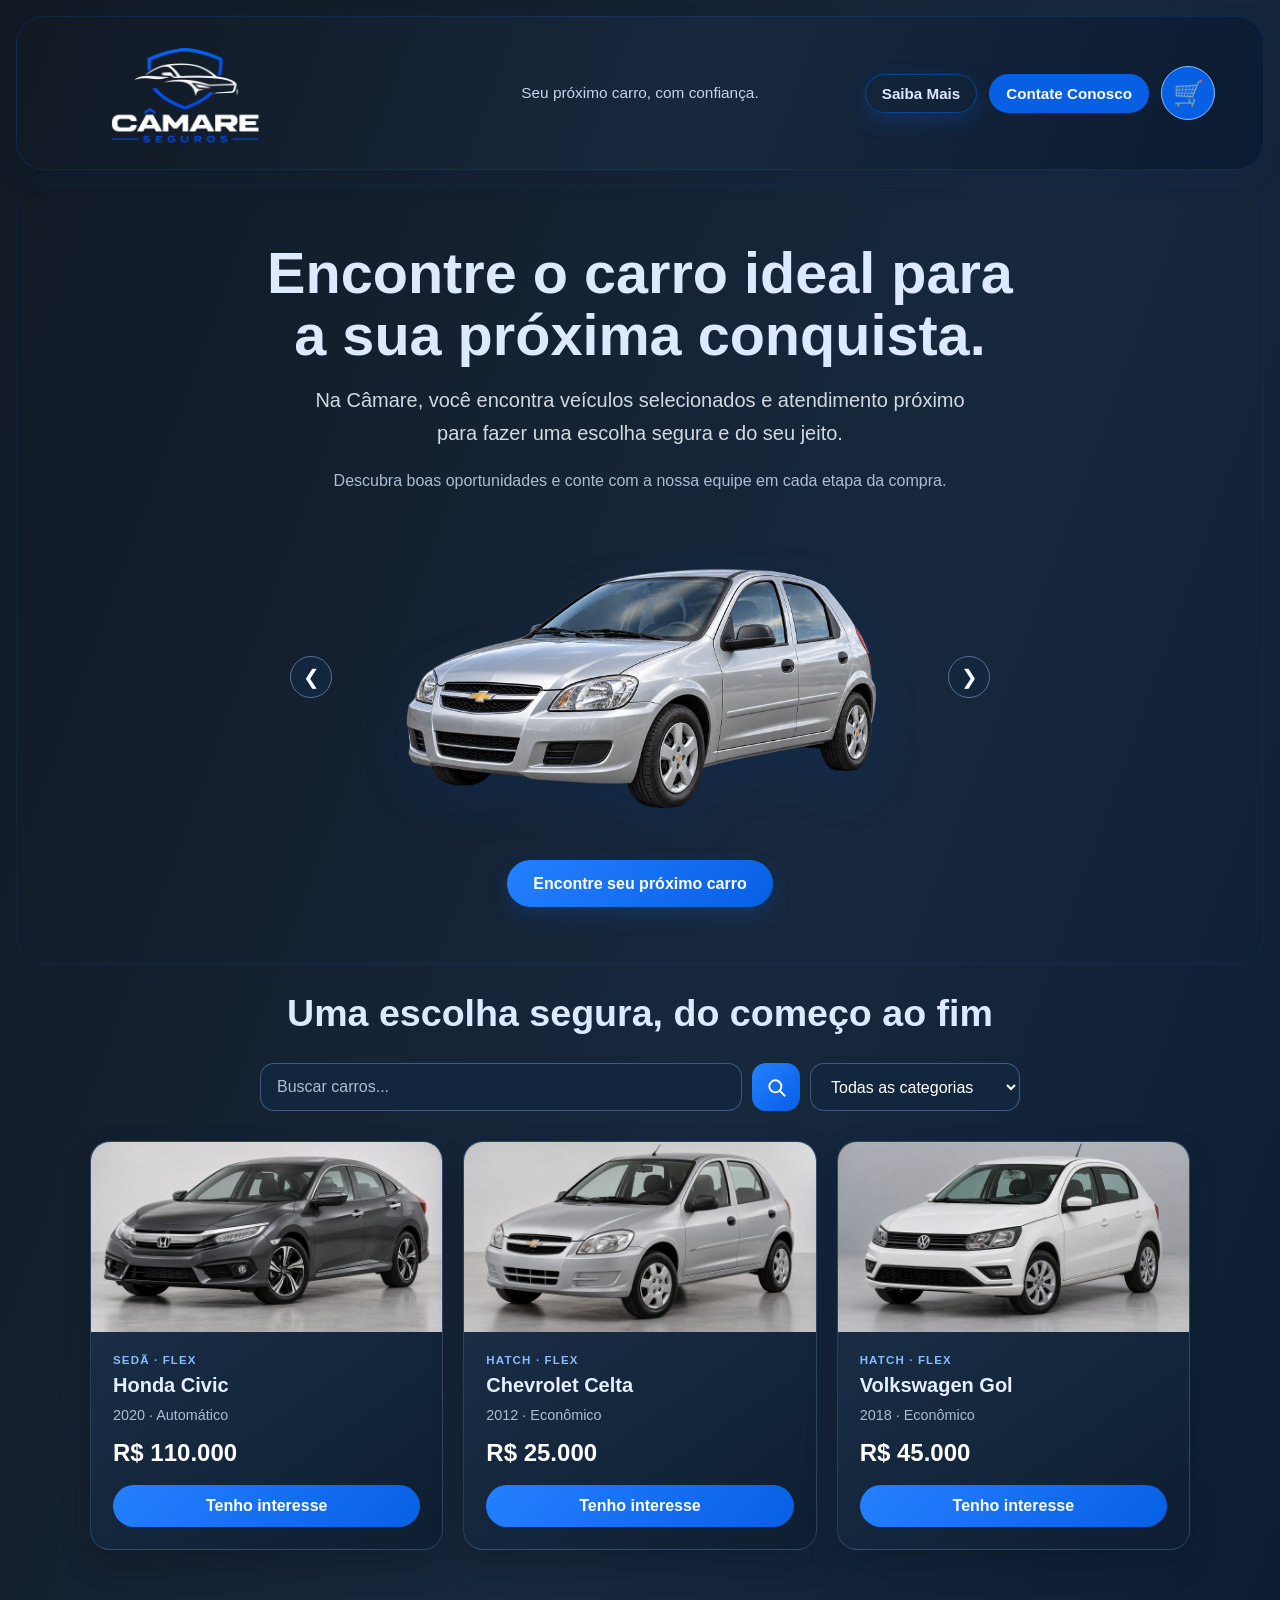
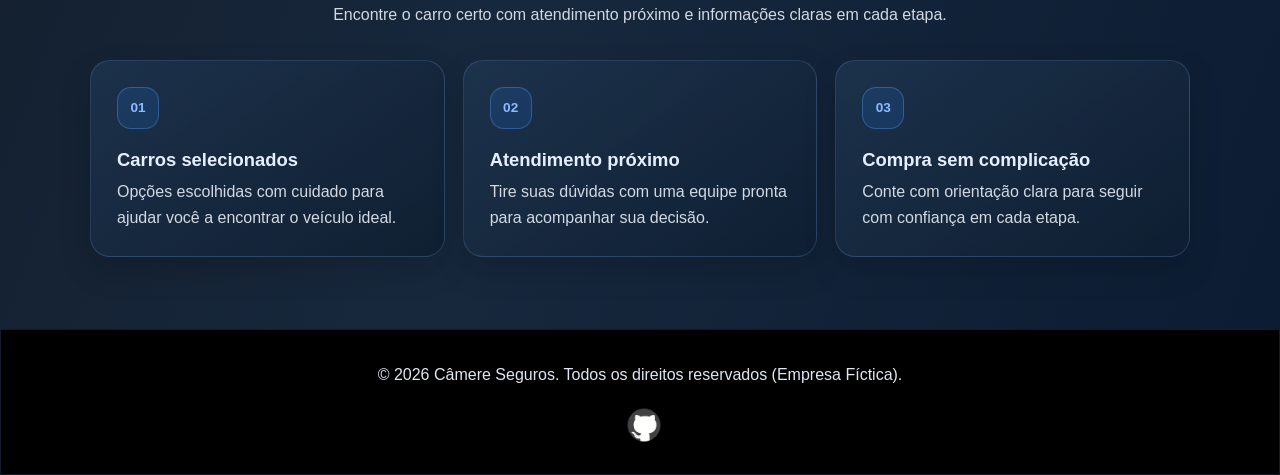
<file: site/index.html>
﻿<!DOCTYPE html>
<html lang="pt-br">
<head>
    <meta charset="UTF-8">
    <meta name="viewport" content="width=device-width, initial-scale=1.0">
    <link rel="stylesheet" href="/site/styles.css">
    <link rel="stylesheet" href="../compra/carrinho.css">
    <script src="../compra/compra.js" defer></script>
    <script src="carrossel.js" defer></script>
    <script src="script.js" defer></script>
    <!--icone do site-->
    <link rel="icon" type="image/png" href="/site/assents/imagens/7bd2384f-269c-4f12-944d-944b6034e9fe.png">
    <title>Câmere Seguros</title>
</head>
<body>
    <!-- Cabeçalho / Informações acima do site. -->
<header class="cabecalho">
    <nav>
        <img src="/site/assents/imagens/7bd2384f-269c-4f12-944d-944b6034e9fe.png" alt="Câmera Seguros" id="logo-inicial">
        <p class="frase-cabecalho">Seu próximo carro, com confiança.</p>
        <div class="acoes-cabecalho">
        <a class="saiba-mais" href="#informacoes-titulo">Saiba Mais</a>
        <button class="contate-conosco" id="abrir-contato" type="button">Contate Conosco</button>
        <button class="botao-carrinho" id="abrir-carrinho" type="button" aria-label="Abrir carrinho, 0 itens">
                <span aria-hidden="true">🛒</span>
                <span id="quantidade-carrinho" hidden>0</span>
            </button>
        </div>
    </nav>
</header>
<main>
    <section class="container-principal parte-principal">
        <h2>Encontre o carro ideal para a sua próxima conquista.</h2>
        <p>Na Câmare, você encontra veículos selecionados e atendimento próximo para fazer uma escolha segura e do seu jeito.</p>
        <span>Descubra boas oportunidades e conte com a nossa equipe em cada etapa da compra.</span>
        <!-- Um carro por vez, usando as setas para trocar -->
        <div class="carrossel" role="region" aria-label="Modelos de carros">
            <div class="fotos-carros">
                <img src="assents/imagens/celta-inicio.png" alt="Chevrolet Celta prata, imagem ilustrativa" class="foto-inicio">
                <img src="assents/imagens/civic-inicio.png" alt="Honda Civic cinza, imagem ilustrativa" class="foto-inicio" hidden>
                <img src="assents/imagens/gol-inicio.png" alt="Volkswagen Gol branco, imagem ilustrativa" class="foto-inicio" hidden>
            </div>
            <div class="botoes-carrossel">
                <button type="button" id="carro-anterior" aria-label="Carro anterior">❮</button>
                <button type="button" id="proximo-carro" aria-label="Próximo carro">❯</button>
            </div>
        </div>
        <a class="saiba-mais" href="../compra/compra.html">Encontre seu próximo carro</a>
    </section>
<!-- Informações abaixo -->
</main>

<section class="secao-informacoes" aria-labelledby="informacoes-titulo">
    <h2 class="informacoes-titulo" id="informacoes-titulo">Uma escolha segura, do começo ao fim</h2>
    <form class="controles-produtos" id="form-busca-produtos" role="search">
        <label class="busca-produtos" for="busca-produtos">
            <span class="visualmente-oculto">Buscar carro por nome, categoria ou preço</span>
            <input id="busca-produtos" name="busca" type="search" placeholder="Buscar carros..." autocomplete="off">
        </label>
        <button class="botao-busca" type="submit" aria-label="Buscar produtos">
            <svg viewBox="0 0 24 24" aria-hidden="true"><circle cx="10.8" cy="10.8" r="6.3"></circle><path d="m15.5 15.5 5 5"></path></svg>
        </button>
        <label class="filtro-produtos" for="filtro-categoria">
            <span class="visualmente-oculto">Filtrar por categoria</span>
            <select id="filtro-categoria" name="categoria">
                <option value="todos">Todas as categorias</option>
                <option value="sedan">Sedãs</option>
                <option value="hatch">Hatches</option>
            </select>
        </label>
    </form>
    <div class="lista-carros" aria-label="Carros disponíveis para compra">
        <article class="card-carro" data-categoria="sedan">
            <img src="../compra/imagens/civic.png" alt="Honda Civic cinza" class="imagem-carro">
            <div class="card-carro-info"><p class="categoria-carro">SEDÃ · FLEX</p><h3>Honda Civic</h3><p class="detalhes-carro">2020 · Automático</p><p class="preco-carro">R$ 110.000</p><button class="btn-interesse" type="button" data-carro="Honda Civic">Tenho interesse</button></div>
        </article>
        <article class="card-carro" data-categoria="hatch">
            <img src="../compra/imagens/celta.png" alt="Chevrolet Celta prata" class="imagem-carro">
            <div class="card-carro-info"><p class="categoria-carro">HATCH · FLEX</p><h3>Chevrolet Celta</h3><p class="detalhes-carro">2012 · Econômico</p><p class="preco-carro">R$ 25.000</p><button class="btn-interesse" type="button" data-carro="Chevrolet Celta">Tenho interesse</button></div>
        </article>
        <article class="card-carro" data-categoria="hatch">
            <img src="../compra/imagens/gol.png" alt="Volkswagen Gol branco" class="imagem-carro">
            <div class="card-carro-info"><p class="categoria-carro">HATCH · FLEX</p><h3>Volkswagen Gol</h3><p class="detalhes-carro">2018 · Econômico</p><p class="preco-carro">R$ 45.000</p><button class="btn-interesse" type="button" data-carro="Volkswagen Gol">Tenho interesse</button></div>
        </article>
    </div>
    <p class="nenhum-produto" id="nenhum-produto" role="status" hidden>Nenhum carro encontrado. Tente outra busca ou categoria.</p>
    <p class="informacoes-intro">Encontre o carro certo com atendimento próximo e informações claras em cada etapa.</p>
    <div class="container-informacoes">
        <article class="card-informacao"><span class="icone-informacao">01</span><h3>Carros selecionados</h3><p>Opções escolhidas com cuidado para ajudar você a encontrar o veículo ideal.</p></article>
        <article class="card-informacao"><span class="icone-informacao">02</span><h3>Atendimento próximo</h3><p>Tire suas dúvidas com uma equipe pronta para acompanhar sua decisão.</p></article>
        <article class="card-informacao"><span class="icone-informacao">03</span><h3>Compra sem complicação</h3><p>Conte com orientação clara para seguir com confiança em cada etapa.</p></article>
    </div>
</section>
<!-- Rodapé do site -->
<footer class="rodape">
    <p>© 2026 Câmere Seguros. Todos os direitos reservados (Empresa Fíctica).</p>
    <a href="https://github.com/Mathhh1/C-mera-Seguros-Projeto" target="_blank" rel="noopener noreferrer">
       
        <img src="/site/assents/imagens/github_PNG32.png" alt="Logo do GitHub" class="logo-github">
    </a>
</footer>

<div vw class="enabled">
    <div vw-access-button class="active"></div>
    <div vw-plugin-wrapper>
        <div class="vw-plugin-top-wrapper"></div>
    </div>
</div>
<!--Libras do governo. Semelhante ao projeto de desenvolvimento web-->
<script src="https://vlibras.gov.br/app/vlibras-plugin.js"></script>
<script>
    new window.VLibras.Widget("https://vlibras.gov.br/app");
</script>
<dialog id="modal-contato" class="modal-contato" aria-labelledby="titulo-contato">
    <form class="form-contato" id="form-contato">
        <p class="contato-eyebrow">ATENDIMENTO CÂMERE</p><h3 id="titulo-contato">Vamos conversar?</h3>
        <p class="contato-descricao">Envie sua mensagem. Nossa equipe entrará em contato com você.</p>
        <label for="contato-nome">Seu nome</label><input id="contato-nome" name="nome" autocomplete="name" required>
        <label for="contato-email">E-mail</label><input id="contato-email" name="email" type="email" autocomplete="email" required>
        <label for="contato-mensagem">Como podemos ajudar?</label><textarea id="contato-mensagem" name="mensagem" rows="4" required></textarea>
        <div class="botoes-form"><button type="button" id="fechar-contato" class="btn-cancelar">Cancelar</button><button type="submit" class="btn-enviar">Enviar mensagem</button></div>
    </form>
</dialog>
<dialog id="modal-interesse" class="modal-interesse" aria-labelledby="titulo-interesse">
    <form class="form-interesse" id="form-interesse">
        <h3 id="titulo-interesse">Tenho interesse neste carro</h3>
        <label for="interesse-nome">Nome</label><input type="text" id="interesse-nome" name="nome" autocomplete="name" required>
        <label for="interesse-email">E-mail</label><input type="email" id="interesse-email" name="email" autocomplete="email" required>
        <label for="interesse-telefone">Telefone</label><input type="tel" id="interesse-telefone" name="telefone" autocomplete="tel" placeholder="(00) 00000-0000">
        <label for="interesse-assunto">Assunto</label>
        <select id="interesse-assunto" name="assunto"><option value="duvida">Dúvida</option><option value="orcamento">Orçamento</option><option value="outro">Outro</option></select>
        <label for="interesse-mensagem">Mensagem</label><textarea id="interesse-mensagem" name="mensagem" rows="4" required></textarea>
        <div class="botoes-form"><button type="button" id="fechar-interesse" class="btn-cancelar">Cancelar</button><button type="submit" class="btn-enviar">Enviar</button></div>
    </form>
</dialog>
<dialog class="carrinho" id="meu-carrinho" aria-labelledby="titulo-carrinho">
    <button class="botao-limpar fechar-carrinho" id="fechar-carrinho" type="button">Fechar</button>
    <h2 id="titulo-carrinho">Meu carrinho</h2>
    <p id="carrinho-vazio">Seu carrinho está vazio.</p>
    <ul id="lista-carrinho"></ul>
    <p id="total" aria-live="polite">Total: R$ 0,00</p>
    <button class="botao-limpar" id="limpar-carrinho" type="button">Limpar carrinho</button>
    <p><a class="saiba-mais" href="../compra/compra.html?carrinho=aberto">Ir para compra</a></p>
    <p id="mensagem-compra" role="status"></p>
</dialog>
</body>
</html>
</file>
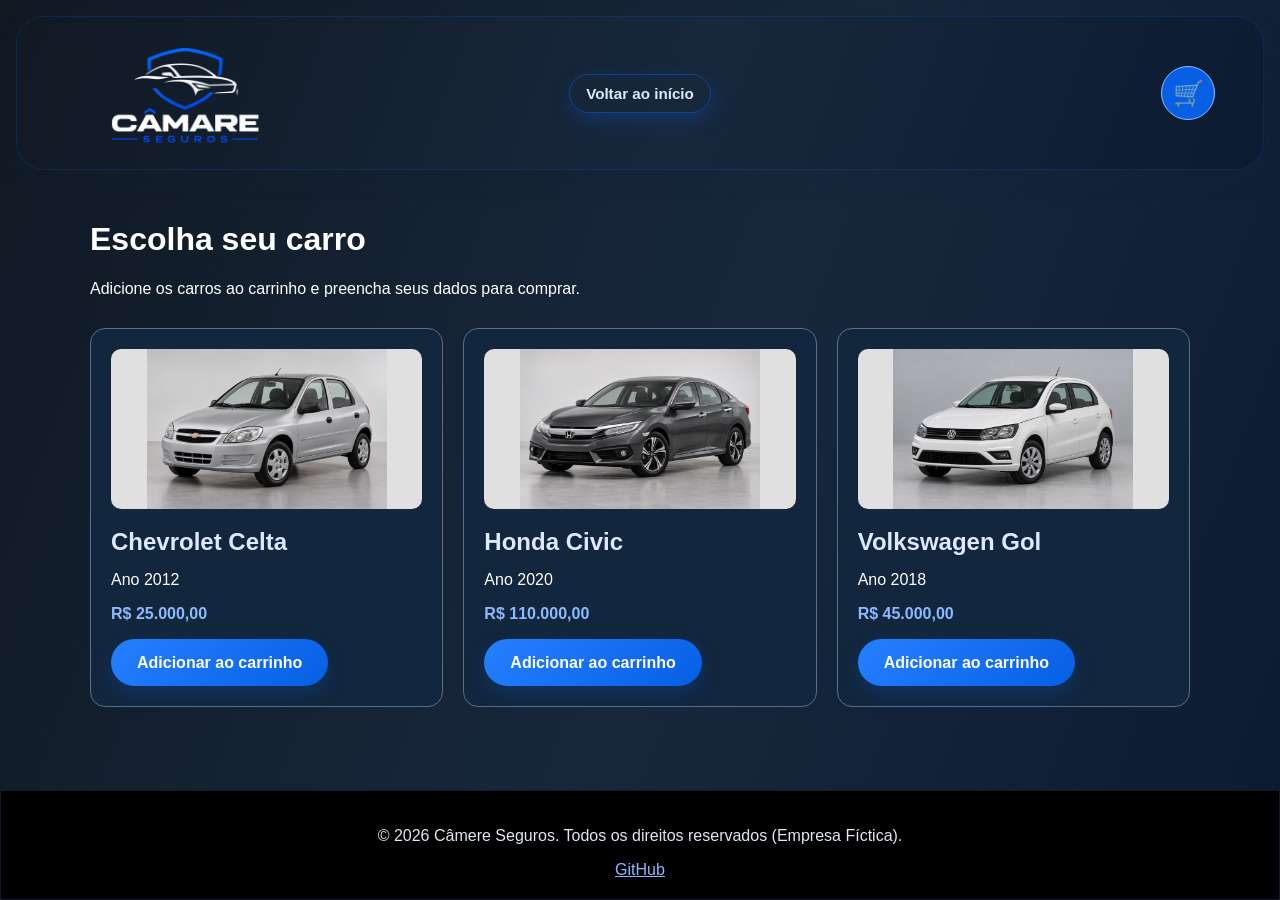
<file: compra/compra.html>
﻿<!DOCTYPE html>
<html lang="pt-br">
<head>
    <meta charset="UTF-8">
    <meta name="viewport" content="width=device-width, initial-scale=1.0">
    <link rel="stylesheet" href="../site/styles.css">
    <link rel="stylesheet" href="compra.css">
    <link rel="stylesheet" href="carrinho.css">
    <script src="compra.js" defer></script>
    <title>Compra de carros | Câmera Seguros</title>
</head>
<body>
    <header class="cabecalho">
        <nav>
            <a href="../site/index.html">
                <img src="../site/assents/imagens/7bd2384f-269c-4f12-944d-944b6034e9fe.png" alt="Câmera Seguros" id="logo-inicial">
            </a>
            <a class="saiba-mais" href="../site/index.html">Voltar ao início</a>
            <button class="botao-carrinho" id="abrir-carrinho" type="button" aria-label="Abrir carrinho, 0 itens">
                <span aria-hidden="true">🛒</span>
                <span id="quantidade-carrinho" hidden>0</span>
            </button>
        </nav>
    </header>

    <main class="parte-compra">
        <h1>Escolha seu carro</h1>
        <p>Adicione os carros ao carrinho e preencha seus dados para comprar.</p>

        <!-- Cada botão chama a função que coloca o veículo no carrinho. -->
        <section class="carros" aria-label="Carros disponíveis">
            <div class="carro">
                <img src="imagens/celta.png" alt="Imagem ilustrativa de um Chevrolet Celta prata">
                <h2>Chevrolet Celta</h2>
                <p>Ano 2012</p>
                <p class="preco">R$ 25.000,00</p>
                <button class="saiba-mais" type="button" onclick="adicionarAoCarrinho('Chevrolet Celta', 25000)">Adicionar ao carrinho</button>
            </div>

            <div class="carro">
                <img src="imagens/civic.png" alt="Imagem ilustrativa de um Honda Civic cinza">
                <h2>Honda Civic</h2>
                <p>Ano 2020</p>
                <p class="preco">R$ 110.000,00</p>
                <button class="saiba-mais" type="button" onclick="adicionarAoCarrinho('Honda Civic', 110000)">Adicionar ao carrinho</button>
            </div>

            <div class="carro">
                <img src="imagens/gol.png" alt="Imagem ilustrativa de um Volkswagen Gol branco">
                <h2>Volkswagen Gol</h2>
                <p>Ano 2018</p>
                <p class="preco">R$ 45.000,00</p>
                <button class="saiba-mais" type="button" onclick="adicionarAoCarrinho('Volkswagen Gol', 45000)">Adicionar ao carrinho</button>
            </div>
        </section>

        <dialog class="carrinho" id="meu-carrinho" aria-labelledby="titulo-carrinho">
            <button class="botao-limpar fechar-carrinho" id="fechar-carrinho" type="button">Fechar</button>
            <h2 id="titulo-carrinho">Meu carrinho</h2>
            <p id="carrinho-vazio">Seu carrinho está vazio.</p>
            <ul id="lista-carrinho"></ul>
            <p id="total" aria-live="polite">Total: R$ 0,00</p>
            <button class="botao-limpar" id="limpar-carrinho" type="button">Limpar carrinho</button>

            <!-- Dados pedidos para concluir somente a simulação da compra. -->
            <form id="formulario-compra">
                <label for="nome">Nome</label>
                <input id="nome" name="nome" type="text" autocomplete="name" required>

                <label for="email">E-mail</label>
                <input id="email" name="email" type="email" autocomplete="email" required>

                <button class="saiba-mais" type="submit">Comprar</button>
            </form>
            <p id="mensagem-compra" role="status"></p>
            <p class="aviso">Compra de demonstração, sem pagamento ou envio de dados.</p>
        </dialog>
    </main>

    <dialog id="aviso-compra" aria-labelledby="titulo-aviso">
        <h2 id="titulo-aviso">Sua compra foi realizada com sucesso!</h2>
        <form method="dialog">
            <button class="saiba-mais" autofocus>Continuar</button>
        </form>
    </dialog>

    <footer class="rodape">
    <p>© 2026 Câmere Seguros. Todos os direitos reservados (Empresa Fíctica).</p>
    <a href="https://github.com/Mathhh1/Planos-de-saude-PROJETO" target="_blank">GitHub</a>
</footer>
</body>
</html>
</file>
<file: site/styles.css>
/* As cores ficam centralizadas aqui para manter o mesmo clima no site todo. */
:root {
    color-scheme: light;
    --azul: #075fe4;
    --azul-escuro: #082b5c;
    --fundo-site: linear-gradient(110deg, #111923 0%, #17283d 55%, #0b1c32 100%);
    --cinza-texto: #d2d9e3;
    --branco: #fff;
}

*,
*::before,
*::after {
    box-sizing: border-box;
}

body {
    display: flex;
    flex-direction: column;
    min-height: 100vh;
    min-width: 320px;
    margin: 0;
    padding: 16px;
    overflow-x: clip;
    background: var(--fundo-site);
    color: var(--branco);
    font-family: Arial, sans-serif;
}

/* Cabeçalho, frase central e botões de navegação. */
.cabecalho {
    margin: 0;
    padding: 16px clamp(20px, 4vw, 48px);
    border: 1px solid rgba(7, 95, 228, 0.2);
    border-radius: 28px;
    background: var(--fundo-site);
    box-shadow: 0 8px 24px rgba(16, 35, 61, 0.16);
}

.cabecalho > nav {
    /* Logo, frase e botões ocupam três áreas no cabeçalho. */
    display: grid;
    grid-template-columns: minmax(0, 1fr) auto minmax(0, 1fr);
    align-items: center;
    gap: clamp(10px, 2vw, 24px);
}
.acoes-cabecalho {
    display: flex;
    align-items: center;
    justify-self: end;
    gap: 12px;
}
.frase-cabecalho {
    margin: 0;
    color: #c5d4e8;
    font-size: clamp(0.9rem, 1.2vw, 1.05rem);
    font-weight: 500;
    text-align: center;
    white-space: nowrap;
}
.cabecalho .saiba-mais,
.cabecalho .contate-conosco {
    padding: 10px 16px;
    border: 1px solid rgba(7, 95, 228, 0.55);
    border-radius: 999px;
    background: transparent;
    color: #dce9ff;
    font: inherit;
    font-size: 0.95rem;
    font-weight: 600;
    white-space: nowrap;
    cursor: pointer;
}
.cabecalho .contate-conosco {
    background: var(--azul);
    color: var(--branco);
}

/* Janelas e campos dos formulários de contato e interesse. */
.modal-contato,
.modal-interesse {
    box-sizing: border-box;
    width: min(92vw, 500px);
    max-width: 500px;
    max-height: 90vh;
    padding: 0;
    overflow: auto;
    border: 1px solid rgba(141, 186, 255, 0.35);
    border-radius: 24px;
    background: linear-gradient(145deg, #1b304a, #101f33);
    color: var(--branco);
    box-shadow: 0 24px 70px rgba(0, 0, 0, 0.45);
}
.modal-contato::backdrop,
.modal-interesse::backdrop {
    background: rgba(3, 10, 20, 0.76);
    backdrop-filter: blur(5px);
}
.form-contato,
.form-interesse {
    display: flex;
    flex-direction: column;
    gap: 10px;
    padding: clamp(22px, 5vw, 34px);
}
.form-contato h3,
.form-interesse h3 {
    margin: 0 0 4px;
    color: #dce9ff;
    font-size: 1.6rem;
}
.form-contato h3::after,
.form-interesse h3::after {
    display: block;
    width: 48px;
    height: 3px;
    margin-top: 10px;
    border-radius: 99px;
    background: linear-gradient(90deg, #2580ff, #76b3ff);
    content: "";
}
.form-contato label,
.form-interesse label {
    margin-top: 4px;
    color: #cbd8e8;
    font-size: 0.9rem;
    font-weight: 600;
}
.form-contato input,
.form-contato textarea,
.form-interesse input,
.form-interesse select,
.form-interesse textarea {
    box-sizing: border-box;
    width: 100%;
    padding: 12px 14px;
    border: 1px solid rgba(174, 197, 226, 0.24);
    border-radius: 12px;
    background: rgba(5, 17, 32, 0.7);
    color: var(--branco);
    font: inherit;
    transition: border-color 160ms ease, box-shadow 160ms ease;
}
.form-contato textarea,
.form-interesse textarea {
    min-height: 110px;
    resize: vertical;
}
.form-contato input::placeholder,
.form-contato textarea::placeholder,
.form-interesse input::placeholder,
.form-interesse textarea::placeholder {
    color: #8394aa;
}
.form-contato input:focus,
.form-contato textarea:focus,
.form-interesse input:focus,
.form-interesse select:focus,
.form-interesse textarea:focus {
    outline: none;
    border-color: #5ba0ff;
    box-shadow: 0 0 0 3px rgba(37, 128, 255, 0.2);
}
.form-contato {
    gap: 12px;
    padding: clamp(24px, 6vw, 38px);
}
.form-contato h3 {
    font-size: 1.9rem;
}
.form-contato h3::after { display: none; }
.contato-eyebrow {
    margin: 0;
    color: #8dbaff;
    font-size: 0.72rem;
    font-weight: 700;
    letter-spacing: 0.14em;
}
.contato-descricao {
    margin: -4px 0 6px;
    color: #aebdd1;
    line-height: 1.55;
}
.form-contato label span {
    color: #91a2b7;
    font-weight: 400;
}
.form-contato .btn-enviar { padding-inline: 24px; }
.botoes-form {
    display: flex;
    justify-content: flex-end;
    gap: 10px;
    margin-top: 14px;
}
.btn-enviar,
.btn-cancelar {
    padding: 11px 22px;
    border-radius: 999px;
    font: inherit;
    font-weight: 700;
    cursor: pointer;
    transition: transform 160ms ease, background 160ms ease, box-shadow 160ms ease;
}
.btn-enviar { border: 0; background: linear-gradient(135deg, #2580ff, var(--azul)); color: var(--branco); box-shadow: 0 7px 18px rgba(7, 95, 228, 0.28); }
.btn-cancelar { border: 1px solid rgba(174, 197, 226, 0.32); background: transparent; color: #dce9ff; }
.btn-enviar:hover,
.btn-cancelar:hover { transform: translateY(-1px); }
.btn-cancelar:hover { background: rgba(255, 255, 255, 0.06); }
@media (max-width: 480px) {
    .botoes-form { flex-direction: column-reverse; }
    .botoes-form button { width: 100%; }
}
.cabecalho .saiba-mais:hover,
.cabecalho .contate-conosco:hover {
    transform: translateY(-1px);
    box-shadow: 0 6px 14px rgba(7, 95, 228, 0.28);
}

/* Ajustes do cabeçalho em tablets e celulares. */
#logo-inicial {
    display: block;
    width: clamp(180px, 23vw, 240px);
    height: 120px;
    margin: 0;
    justify-self: start;
    object-fit: contain;
    object-position: center;
}
@media (max-width: 900px) {
    #logo-inicial { width: 170px; height: 100px; }
    .frase-cabecalho { font-size: 0.88rem; }
    .acoes-cabecalho { gap: 8px; }
    .cabecalho .saiba-mais,
    .cabecalho .contate-conosco { padding: 9px 12px; font-size: 0.82rem; }
}
@media (max-width: 850px) {
    .cabecalho > nav { grid-template-columns: minmax(0, 1fr) auto; }
    .frase-cabecalho { grid-column: 1 / -1; grid-row: 2; }
}
@media (max-width: 560px) {
    .cabecalho { padding: 16px; }
    .cabecalho > nav { grid-template-columns: 1fr; gap: 12px; }
    .frase-cabecalho { grid-column: 1; grid-row: auto; white-space: normal; }
    .acoes-cabecalho { grid-column: 1; justify-self: center; width: 100%; }
    .cabecalho .saiba-mais,
    .cabecalho .contate-conosco { padding: 9px 12px; font-size: 0.82rem; }
    #logo-inicial { width: 100%; height: 88px; justify-self: center; }
}

.container-principal {
    position: relative;
    display: flex;
    flex-direction: column;
    align-items: center;
    justify-content: center;
    gap: 18px;
    box-sizing: border-box;
    min-height: 78vh;
    margin-top: 15px;
    padding: 56px 24px;
    overflow: hidden;
    border: 1px solid rgba(7, 95, 228, 0.12);
    border-radius: 28px;
    background: transparent;
    text-align: center;
}

h2 {
    max-width: 780px;
    margin: 0;
    color: #dce9ff;
    font-size: clamp(2.2rem, 5vw, 3.6rem);
    line-height: 1.08;
}
.imagem-seguro {
    position: relative;
    z-index: 1;
    width: min(100%, 420px);
    max-height: 32vh;
    object-fit: contain;
    opacity: 1;
    filter: drop-shadow(0 18px 20px rgba(7, 48, 105, 0.2));
}
.container-principal p {
    max-width: 680px;
    margin: 0;
    color: var(--cinza-texto);
    font-size: clamp(1.05rem, 2vw, 1.25rem);
    line-height: 1.65;
}
.container-principal span {
    max-width: 620px;
    color: #aebdd1;
    line-height: 1.6;
}
.saiba-mais {
    display: inline-block;
    border: 0;
    border-radius: 999px;
    padding: 14px 26px;
    background: linear-gradient(135deg, #2580ff, var(--azul));
    color: var(--branco);
    font-family: Arial, sans-serif;
    font-size: 1rem;
    font-weight: 700;
    line-height: 1.2;
    text-decoration: none;
    cursor: pointer;
    box-shadow: 0 8px 20px rgba(7, 95, 228, 0.22);
    transition: transform 160ms ease, box-shadow 160ms ease;
}
.saiba-mais:hover {
    transform: translateY(-2px);
    box-shadow: 0 12px 24px rgba(7, 95, 228, 0.3);
}

/* Lista de veículos e espaço reservado para as fotos. */
.secao-informacoes {
    width: 100%;
    max-width: 1100px;
    min-width: 0;
    margin: 28px auto 72px;
}
.informacoes-titulo {
    max-width: none;
    margin: 0;
    color: #dce9ff;
    text-align: center;
    font-size: clamp(1.65rem, 3.5vw, 2.35rem);
    line-height: 1.15;
    text-wrap: balance;
}
.lista-carros {
    /* Os cartões viram colunas menores conforme a tela perde espaço. */
    display: grid;
    grid-template-columns: repeat(3, minmax(0, 1fr));
    width: 100%;
    min-width: 0;
    gap: 20px;
    margin: 30px 0 52px;
}
.card-carro {
    min-width: 0;
    overflow: hidden;
    border: 1px solid rgba(141, 186, 255, 0.2);
    border-radius: 20px;
    background: linear-gradient(145deg, rgba(30, 53, 79, 0.94), rgba(15, 30, 49, 0.98));
    box-shadow: 0 14px 32px rgba(0, 0, 0, 0.2);
    transition: transform 180ms ease, box-shadow 180ms ease;
}
.card-carro:hover {
    transform: translateY(-4px);
    box-shadow: 0 20px 38px rgba(0, 0, 0, 0.28);
}
.foto-carro {
    display: grid;
    min-height: 190px;
    place-items: center;
    padding: 16px;
    background: radial-gradient(ellipse at 50% 100%, rgba(37, 128, 255, 0.3), transparent 58%), linear-gradient(135deg, #253e5c, #14263b);
    color: #b9cbe0;
    text-align: center;
    line-height: 1.8;
}
.foto-carro code {
    color: #8dbaff;
    font-size: 0.78rem;
}
.foto-carro-com-imagem {
    padding: 0;
}
.imagem-carro {
    display: block;
    width: 100%;
    height: 190px;
    object-fit: cover;
    object-position: center 58%;
}
.card-carro-info { padding: 22px; }
.categoria-carro {
    margin: 0 0 8px;
    color: #8dbaff;
    font-size: 0.72rem;
    font-weight: 700;
    letter-spacing: 0.1em;
}
.card-carro-info h3 {
    margin: 0;
    color: #e5efff;
    font-size: 1.25rem;
    overflow-wrap: anywhere;
}
.detalhes-carro {
    margin: 10px 0 16px;
    color: #aebdd1;
    font-size: 0.9rem;
}
.preco-carro {
    margin: 0 0 18px;
    color: #fff;
    font-size: 1.5rem;
    font-weight: 700;
}
.btn-interesse {
    width: 100%;
    padding: 12px 18px;
    border: 0;
    border-radius: 999px;
    background: linear-gradient(135deg, #2580ff, var(--azul));
    color: #fff;
    font: inherit;
    font-weight: 700;
    cursor: pointer;
    transition: transform 160ms ease, box-shadow 160ms ease;
}
.btn-interesse:hover {
    transform: translateY(-1px);
    box-shadow: 0 8px 18px rgba(7, 95, 228, 0.32);
}

/* Cards com informações sobre o atendimento. */
.informacoes-intro {
    max-width: 650px;
    margin: 14px auto 32px;
    color: var(--cinza-texto);
    text-align: center;
    line-height: 1.6;
}
.container-informacoes {
    display: grid;
    grid-template-columns: repeat(3, minmax(0, 1fr));
    gap: 18px;
}
.card-informacao {
    padding: 26px;
    border: 1px solid rgba(141, 186, 255, 0.18);
    border-radius: 20px;
    background: linear-gradient(145deg, rgba(30, 53, 79, 0.82), rgba(15, 30, 49, 0.88));
    box-shadow: 0 14px 32px rgba(0, 0, 0, 0.16);
}
.icone-informacao {
    display: grid;
    width: 42px;
    height: 42px;
    place-items: center;
    border: 1px solid rgba(91, 160, 255, 0.35);
    border-radius: 14px;
    background: rgba(37, 128, 255, 0.14);
    color: #8dbaff;
    font-size: 0.85rem;
    font-weight: 700;
}
.card-informacao h3 {
    margin: 20px 0 8px;
    color: #e5efff;
    font-size: 1.15rem;
}
.card-informacao p {
    margin: 0;
    color: var(--cinza-texto);
    line-height: 1.6;
}
@media (max-width: 760px) {
    .lista-carros,
    .container-informacoes { grid-template-columns: repeat(2, minmax(0, 1fr)); }
    .secao-informacoes { margin-bottom: 48px; }
}

@media (max-width: 560px) {
    body { padding: 10px; }
    .cabecalho { padding: 14px; }
    .cabecalho > nav { justify-content: center; }
    .acoes-cabecalho { flex-wrap: wrap; justify-content: center; }
    .acoes-cabecalho .saiba-mais,
    .acoes-cabecalho .contate-conosco { flex: 1 1 140px; min-width: 0; padding: 9px 10px; font-size: 0.82rem; text-align: center; white-space: normal; }
    .acoes-cabecalho .botao-carrinho { margin-left: 0; }
    .container-principal {
        min-height: auto;
        gap: 14px;
        padding: clamp(36px, 10vw, 52px) 14px;
    }
    .container-principal h2 { font-size: clamp(1.8rem, 8vw, 2.6rem); }
    .imagem-seguro { max-height: 27vh; }
    .lista-carros,
    .container-informacoes { grid-template-columns: 1fr; }
    .lista-carros { gap: 16px; margin: 24px 0 40px; }
    .foto-carro { min-height: 170px; }
    .card-carro-info { padding: 20px; }
    .secao-informacoes { margin-top: 20px; }
    .informacoes-intro { margin-bottom: 24px; }
    .modal-contato,
    .modal-interesse { width: calc(100vw - 24px); max-height: calc(100vh - 24px); }
    .form-contato,
    .form-interesse { padding: 20px; }
}

@media (max-width: 360px) {
    body { padding: 8px; }
    .cabecalho .saiba-mais,
    .cabecalho .contate-conosco { padding: 9px 10px; font-size: 0.78rem; }
    .container-principal { padding-inline: 14px; }
}

/* Rodapé e link do GitHub. */
.rodape {
    box-sizing: border-box;
    width: calc(100% + 32px);
    text-align: center;
    font-size: 16px;
    padding: 20px;
    background: #000000;
    color: #e0e7f0;
    border: 1px solid rgba(112, 168, 255, 0.16);
    margin: auto -16px -16px;
    border-radius: 0;
}
.rodape a {
    color: #8dbaff;
}

.logo-github {
    width: 50px;
    height: 50px;
    margin-left: 8px;
}

@media (max-width: 560px) {
    .rodape { width: calc(100% + 20px); margin: auto -10px -10px; padding: 18px 12px; }
}
@media (max-width: 360px) {
    .rodape { width: calc(100% + 16px); margin: auto -8px -8px; }
}

/* Carrossel mantido da versão enviada. */
.carrossel { position: relative; width: min(100%, 700px); padding: 0 48px; }
.fotos-carros { height: 330px; }
.foto-inicio { width: 100%; height: 100%; object-fit: contain; filter: drop-shadow(0 18px 20px rgba(7, 48, 105, .28)); }
.foto-inicio[hidden] { display: none; }
.botoes-carrossel button { position: absolute; top: 50%; width: 42px; height: 42px; padding: 0; transform: translateY(-50%); border: 1px solid #57708e; border-radius: 50%; background: #12263d; color: white; font-size: 20px; cursor: pointer; }
#carro-anterior { left: 0; }
#proximo-carro { right: 0; }
.acoes-cabecalho { align-items: center; }
.botao-carrinho { min-width: 46px; min-height: 42px; padding: 8px 12px; border: 1px solid rgba(141,186,255,.35); border-radius: 999px; background: rgba(18,38,61,.8); color: white; font-size: 1.15rem; cursor: pointer; }
@media (max-width: 560px) { .fotos-carros { height: 230px; } .carrossel { padding: 0 34px; } .botoes-carrossel button { width: 32px; height: 32px; font-size: 16px; } }

.controles-produtos {
    /* Busca e categoria ficam alinhadas acima dos cartões. */
    display: flex;
    width: min(100%, 760px);
    margin: 28px auto 0;
    gap: 10px;
}
.busca-produtos { flex: 1 1 280px; min-width: 0; }
.busca-produtos input,
.filtro-produtos select {
    box-sizing: border-box;
    width: 100%;
    min-height: 48px;
    padding: 0 16px;
    border: 1px solid rgba(141, 186, 255, .35);
    border-radius: 14px;
    background: #12263d;
    color: #fff;
    font: inherit;
}
.busca-produtos input::placeholder { color: #aebdd1; }
.busca-produtos input:focus,
.filtro-produtos select:focus,
.botao-busca:focus-visible { outline: 3px solid rgba(91, 160, 255, .65); outline-offset: 2px; }
.botao-busca {
    display: grid;
    width: 48px;
    min-width: 48px;
    height: 48px;
    place-items: center;
    border: 0;
    border-radius: 14px;
    background: linear-gradient(135deg, #2580ff, var(--azul));
    color: #fff;
    cursor: pointer;
}
.botao-busca svg { width: 23px; height: 23px; fill: none; stroke: currentColor; stroke-linecap: round; stroke-width: 2; }
.filtro-produtos { flex: 0 1 210px; }
.filtro-produtos select { cursor: pointer; }
.nenhum-produto { margin: 28px 0; color: var(--cinza-texto); text-align: center; }
.visualmente-oculto { position: absolute; width: 1px; height: 1px; padding: 0; margin: -1px; overflow: hidden; clip: rect(0, 0, 0, 0); white-space: nowrap; border: 0; }
/* No celular, o seletor de categoria fica abaixo do campo de busca. */
@media (max-width: 560px) {
    .controles-produtos { flex-wrap: wrap; }
    .busca-produtos { flex-basis: calc(100% - 58px); }
    .filtro-produtos { flex-basis: 100%; }
}
</file>
<file: compra/carrinho.css>
﻿/* Usei o mesmo estilo do carrinho nas duas páginas */
.cabecalho > nav {
    flex-wrap: wrap;
}

.botao-carrinho, .botao-limpar, .botao-carro {
    padding: 10px 14px;
    border: 1px solid #8dbaff;
    border-radius: 10px;
    background-color: #075fe4;
    color: white;
    font: inherit;
    cursor: pointer;
}

.botao-carrinho {
    position: relative;
    display: flex;
    align-items: center;
    justify-content: center;
    width: 54px;
    height: 54px;
    flex-shrink: 0;
    padding: 0;
    border-radius: 50%;
    font-size: 25px;
    margin-left: auto;
}

/* Bolinha com a quantidade de carros */
#quantidade-carrinho {
    position: absolute;
    top: -6px;
    right: -6px;
    display: flex;
    align-items: center;
    justify-content: center;
    min-width: 24px;
    height: 24px;
    padding: 0 4px;
    box-sizing: border-box;
    border: 2px solid #12263d;
    border-radius: 50%;
    background-color: #e53935;
    color: white;
    font-size: 12px;
    font-weight: bold;
}

#quantidade-carrinho[hidden] {
    display: none;
}

.carrinho {
    box-sizing: border-box;
    width: 520px;
    max-width: calc(100% - 32px);
    max-height: 85vh;
    overflow-y: auto;
    padding: 25px;
    border: 1px solid #57708e;
    border-radius: 15px;
    background-color: #12263d;
    color: white;
}

.carrinho::backdrop {
    background-color: #000000aa;
}

.carrinho h2 {
    font-size: 24px;
    margin: 15px 0;
}

.fechar-carrinho {
    display: block;
    margin-left: auto;
}

#lista-carrinho {
    padding: 0;
    list-style: none;
}

#lista-carrinho li {
    margin: 15px 0;
    padding-bottom: 15px;
    border-bottom: 1px solid #57708e;
    overflow-wrap: anywhere;
}

.botao-carro {
    margin: 8px 8px 0 0;
    padding: 8px;
}

#total {
    font-size: 20px;
    font-weight: bold;
}

.carrinho a {
    display: inline-block;
    text-decoration: none;
}

@media (max-width: 560px) {
    .carrinho {
        max-width: calc(100vw - 24px);
        max-height: 90vh;
        padding: 18px;
    }

    #lista-carrinho li {
        display: flex;
        flex-wrap: wrap;
        align-items: center;
        gap: 8px;
    }

    #lista-carrinho li > div {
        flex-basis: 100%;
    }

    #lista-carrinho .botao-carro {
        flex: 1 1 80px;
        margin: 0;
    }
}
</file>
<file: compra/compra.css>
﻿/* Página de compra */
.parte-compra {
    max-width: 1100px;
    width: 100%;
    margin: 30px auto;
}

/* Aviso que aparece quando termina a compra */
#aviso-compra {
    width: min(360px, 92vw);
    max-width: 92vw;
    padding: 30px;
    border: 1px solid #8dbaff;
    border-radius: 15px;
    background-color: #12263d;
    color: white;
    text-align: center;
}

#aviso-compra::backdrop {
    background-color: #000000aa;
}

#aviso-compra h2 {
    margin-bottom: 25px;
    font-size: 24px;
    line-height: 1.4;
}

.cabecalho a {
    text-decoration: none;
}

h1 {
    font-size: clamp(1.6rem, 5vw, 2rem);
}

/* Lista dos carros */
.carros {
    display: flex;
    flex-wrap: wrap;
    gap: 20px;
    margin: 30px 0;
}

.carro {
    flex: 1 1 260px;
    min-width: 0;
    padding: 20px;
    background-color: #12263d;
    border: 1px solid #57708e;
    border-radius: 15px;
}

.carro h2,
.carrinho h2 {
    font-size: 24px;
}

.foto-carro {
    display: flex;
    align-items: center;
    justify-content: center;
    height: 160px;
    margin-bottom: 20px;
    background-color: #203852;
    border-radius: 10px;
    color: #d2d9e3;
}

/* Fotos dos carros */
.carro img {
    display: block;
    width: 100%;
    height: 160px;
    object-fit: contain;
    background-color: #e0e0e0;
    border-radius: 10px;
    margin-bottom: 20px;
}

.preco {
    font-weight: bold;
    color: #8dbaff;
}

/* Carrinho e formulário */
.carrinho {
    padding: 25px;
    background-color: #12263d;
    border: 1px solid #57708e;
    border-radius: 15px;
}

#lista-carrinho {
    padding-left: 20px;
    overflow-wrap: anywhere;
}

#lista-carrinho li {
    margin-bottom: 10px;
}

#total {
    font-size: 20px;
    font-weight: bold;
}

.botao-limpar {
    padding: 10px 15px;
    border: 1px solid #8dbaff;
    border-radius: 8px;
    background-color: transparent;
    color: white;
    cursor: pointer;
}

#formulario-compra {
    display: flex;
    flex-direction: column;
    gap: 10px;
    max-width: 400px;
    margin-top: 25px;
}

input {
    padding: 12px;
    border: 1px solid #57708e;
    border-radius: 8px;
    background-color: #203852;
    color: white;
    font: inherit;
}

#formulario-compra button {
    margin-top: 10px;
}

#mensagem-compra {
    color: #8dbaff;
}

.aviso {
    color: #d2d9e3;
    font-size: 14px;
}

/* No celular, os carros ficam um abaixo do outro para facilitar a leitura. */
@media (max-width: 600px) {
    .carros {
        flex-direction: column;
    }

    .carro {
        flex-basis: auto;
    }

    .carrinho {
        padding: 20px;
    }

    .parte-compra {
        margin: 20px auto;
    }

    .carro {
        padding: 16px;
    }
}
</file>
